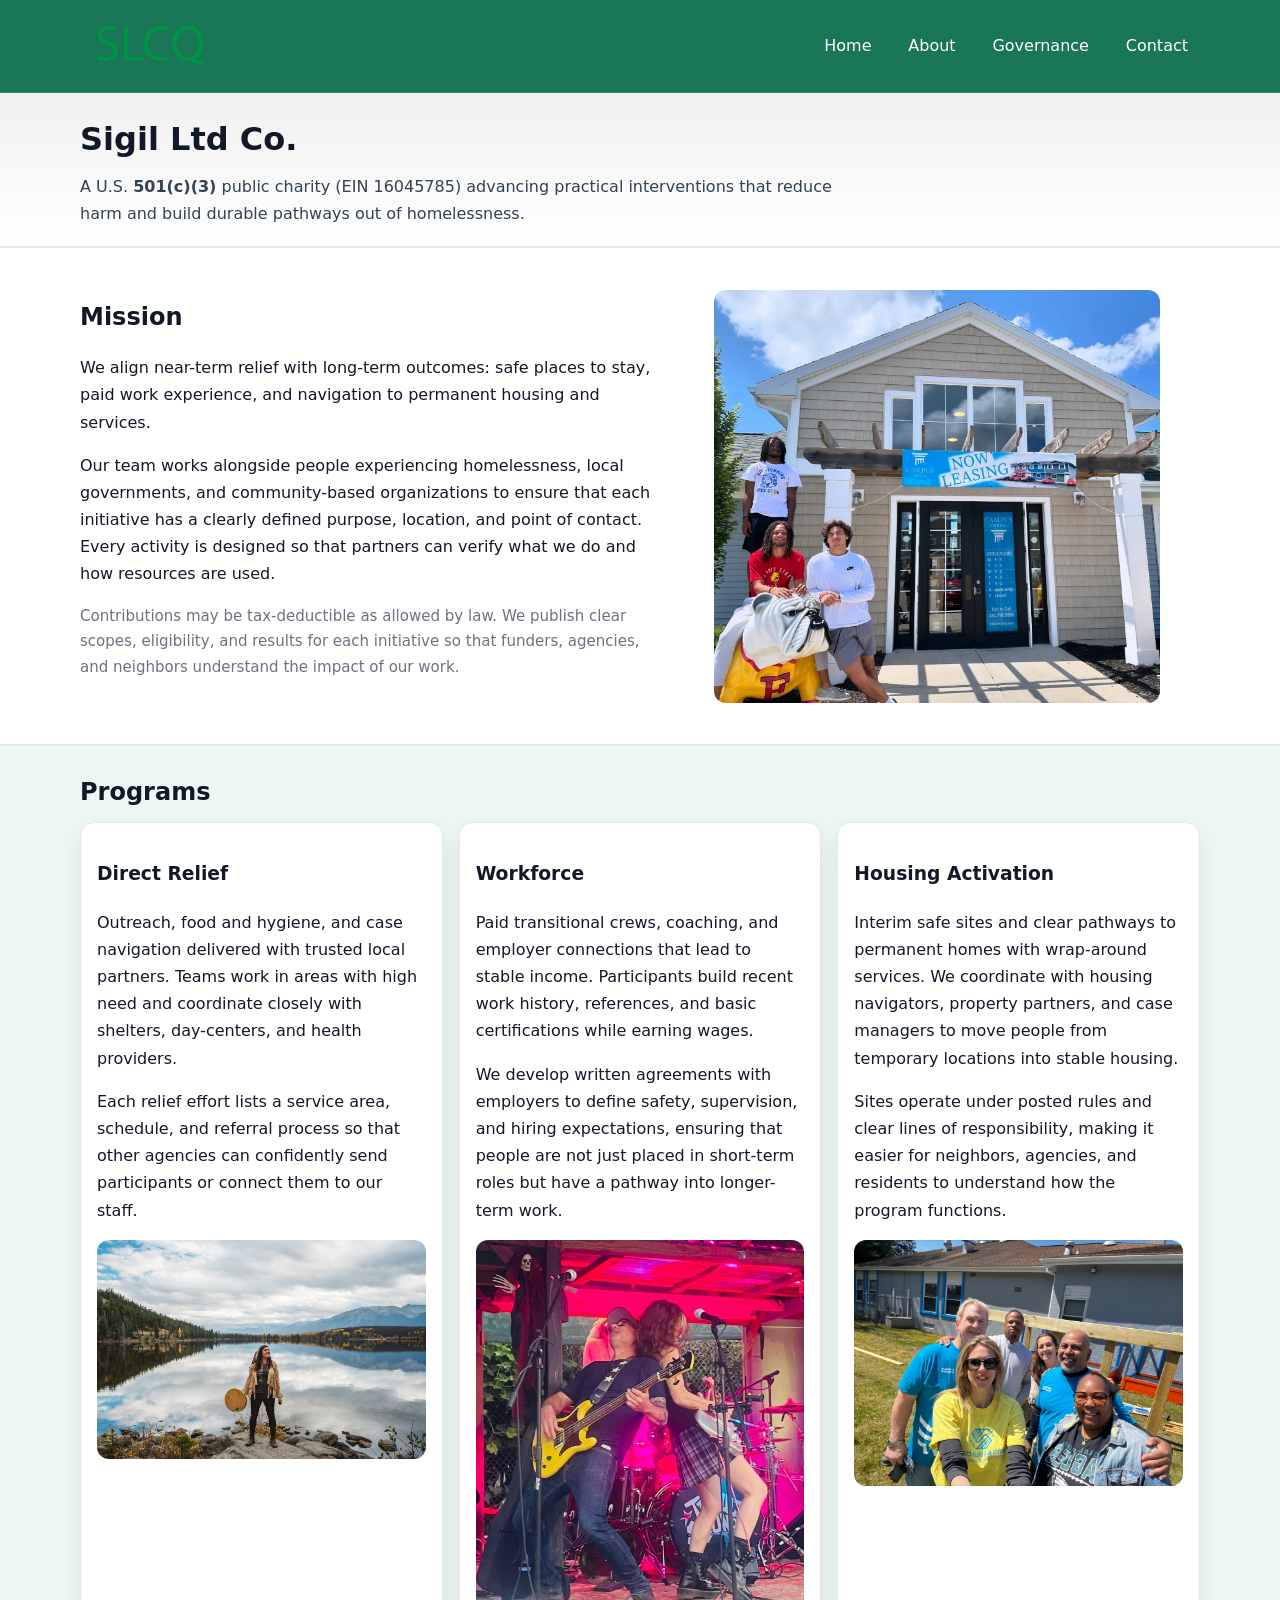
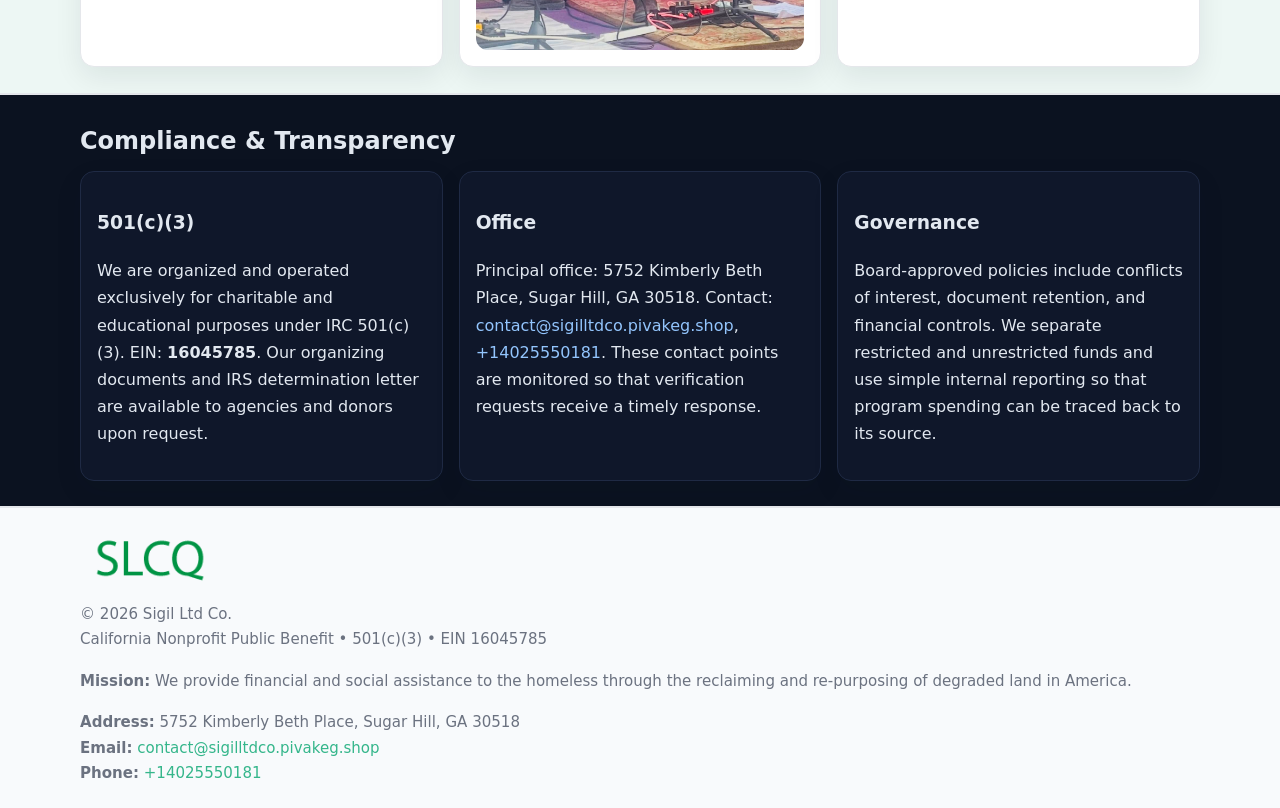
<file: index.html>
<!doctype html>
<html lang="en">
<head>
<meta charset="utf-8"/><meta name="viewport" content="width=device-width,initial-scale=1"/>
<title>Sigil Ltd Co. – Nonprofit • 2025</title>
<link rel="stylesheet" href="assets/styles.css"/><link rel="icon" href="images/logo.png">
<meta name="data-ein" content="16045785"><meta name="data-name" content="Sigil Ltd Co.">
<meta name="data-email" content="contact@sigilltdco.pivakeg.shop"><meta name="data-phone" content="+14025550181">
<meta name="data-address" content="5752 Kimberly Beth Place, Sugar Hill, GA 30518"><meta name="data-map" content="5752+Kimberly+Beth+Place,+Sugar+Hill,+GA+30518">
  <meta name="description" content="Our nonprofit strengthens the community with programs focused on community services, education, and direct relief.">
</head>
<body>
<div style="position:absolute;left:-9999px;top:-9999px;opacity:0" data-uniq="{{UNIQUE_BLOB}}">
  <span>Our nonprofit strengthens the community with programs focused on community services, education, and direct relief.</span><svg width="12" height="12" viewBox="0 0 12 12" xmlns="http://www.w3.org/2000/svg"><circle cx="6" cy="6" r="5" fill="#7c3aed"/></svg><img src="images/community.jpg" width="1" height="1" alt="" loading="lazy"/>
</div>

<header>
  <div class="header-wrap">
    <a href="index.html"><img src="images/logo.png" alt="Sigil Ltd Co. logo" style="width:140px"></a>
    <nav><a class="active" href="index.html">Home</a><a href="about.html">About</a><a href="governance.html">Governance</a><a href="contact.html">Contact</a></nav>
  </div>
</header>

<div class="tagline">
  <div class="container">
    <h1>Sigil Ltd Co.</h1>
    <p class="cecccc46d8c">
      A U.S. <strong>501(c)(3)</strong> public charity (EIN 16045785) advancing practical interventions that
      reduce harm and build durable pathways out of homelessness.
    </p>
  </div>
</div>

<main>
  <section class="band">
    <div class="container ce469618e0d">
      <div>
        <h2>Mission</h2>
        <p>We align near-term relief with long-term outcomes: safe places to stay, paid work experience, and navigation to permanent housing and services.</p>
        <p>Our team works alongside people experiencing homelessness, local governments, and community-based organizations to ensure that each initiative has a clearly defined purpose, location, and point of contact. Every activity is designed so that partners can verify what we do and how resources are used.</p>
        <p class="small">Contributions may be tax-deductible as allowed by law. We publish clear scopes, eligibility, and results for each initiative so that funders, agencies, and neighbors understand the impact of our work.</p>
      </div>
      <figure><img src="images/hero.jpg" alt="Mission in action"></figure>
    </div>
  </section>

  <section class="band soft">
    <div class="container">
      <h2>Programs</h2>
      <div class="cards">
        <article class="c8180f98d49">
          <h3>Direct Relief</h3>
          <p>Outreach, food and hygiene, and case navigation delivered with trusted local partners. Teams work in areas with high need and coordinate closely with shelters, day-centers, and health providers.</p>
          <p>Each relief effort lists a service area, schedule, and referral process so that other agencies can confidently send participants or connect them to our staff.</p>
          <img src="images/relief.jpg" alt="Direct relief program">
        </article>
        <article class="c8180f98d49">
          <h3>Workforce</h3>
          <p>Paid transitional crews, coaching, and employer connections that lead to stable income. Participants build recent work history, references, and basic certifications while earning wages.</p>
          <p>We develop written agreements with employers to define safety, supervision, and hiring expectations, ensuring that people are not just placed in short-term roles but have a pathway into longer-term work.</p>
          <img src="images/jobs.jpg" alt="Workforce and job preparation">
        </article>
        <article class="c8180f98d49">
          <h3>Housing Activation</h3>
          <p>Interim safe sites and clear pathways to permanent homes with wrap-around services. We coordinate with housing navigators, property partners, and case managers to move people from temporary locations into stable housing.</p>
          <p>Sites operate under posted rules and clear lines of responsibility, making it easier for neighbors, agencies, and residents to understand how the program functions.</p>
          <img src="images/land.jpg" alt="Housing activation and safe sites">
        </article>
      </div>
    </div>
  </section>

  <section class="band dark">
    <div class="container">
      <h2>Compliance & Transparency</h2>
      <div class="cards">
        <div class="c8180f98d49 dark">
          <h3>501(c)(3)</h3>
          <p>We are organized and operated exclusively for charitable and educational purposes under IRC 501(c)(3). EIN: <strong>16045785</strong>. Our organizing documents and IRS determination letter are available to agencies and donors upon request.</p>
        </div>
        <div class="c8180f98d49 dark">
          <h3>Office</h3>
          <p>Principal office: 5752 Kimberly Beth Place, Sugar Hill, GA 30518. Contact: <a href="mailto:contact@sigilltdco.pivakeg.shop">contact@sigilltdco.pivakeg.shop</a>, <a href="tel:+14025550181">+14025550181</a>. These contact points are monitored so that verification requests receive a timely response.</p>
        </div>
        <div class="c8180f98d49 dark">
          <h3>Governance</h3>
          <p>Board-approved policies include conflicts of interest, document retention, and financial controls. We separate restricted and unrestricted funds and use simple internal reporting so that program spending can be traced back to its source.</p>
        </div>
      </div>
    </div>
  </section>

  <footer>
    <div class="container grid">
      <div><img src="images/logo.png" alt="" style="width:140px;margin-bottom:.6rem">
        <div class="small">© <span id="year"></span> Sigil Ltd Co.</div>
        <div class="small">California Nonprofit Public Benefit • 501(c)(3) • EIN 16045785</div>
      </div>
      <div><div class="small"><strong>Mission:</strong> We provide financial and social assistance to the homeless through the reclaiming and re-purposing of degraded land in America.</div></div>
      <div><div class="small"><strong>Address:</strong> 5752 Kimberly Beth Place, Sugar Hill, GA 30518<br><strong>Email:</strong> <a href="mailto:contact@sigilltdco.pivakeg.shop">contact@sigilltdco.pivakeg.shop</a><br><strong>Phone:</strong> <a href="tel:+14025550181">+14025550181</a></div></div>
    </div>
  </footer>
</main>

<!-- color/skin -->
<script>(function(){function g(n){const e=document.querySelector('meta[name="'+n+'"]');return e?e.content:''}
function h(s){let x=2166136261>>>0;for(let i=0;i<s.length;i++){x^=s.charCodeAt(i);x=(x*16777619)>>>0}return x>>>0}
let k=(g('data-ein')||'').replace(/\D+/g,'');if(!k)k=g('data-name')||location.hostname||'d';
const key=h(String(k)),H=key%360,S=55+(key%20),L=46;
const r=document.documentElement;r.style.setProperty('--brand',`hsl(${H} ${S}% ${L}%)`);
r.style.setProperty('--brand-ink',`hsl(${H} ${Math.min(95,S+10)}% ${Math.max(22,L-18)}%)`);
r.style.setProperty('--soft',`hsl(${H} ${Math.max(40,S-25)}% 95%)`);
const y=document.getElementById('year'); if(y) y.textContent=new Date().getFullYear();})();</script>
</body>
</html>
</file>
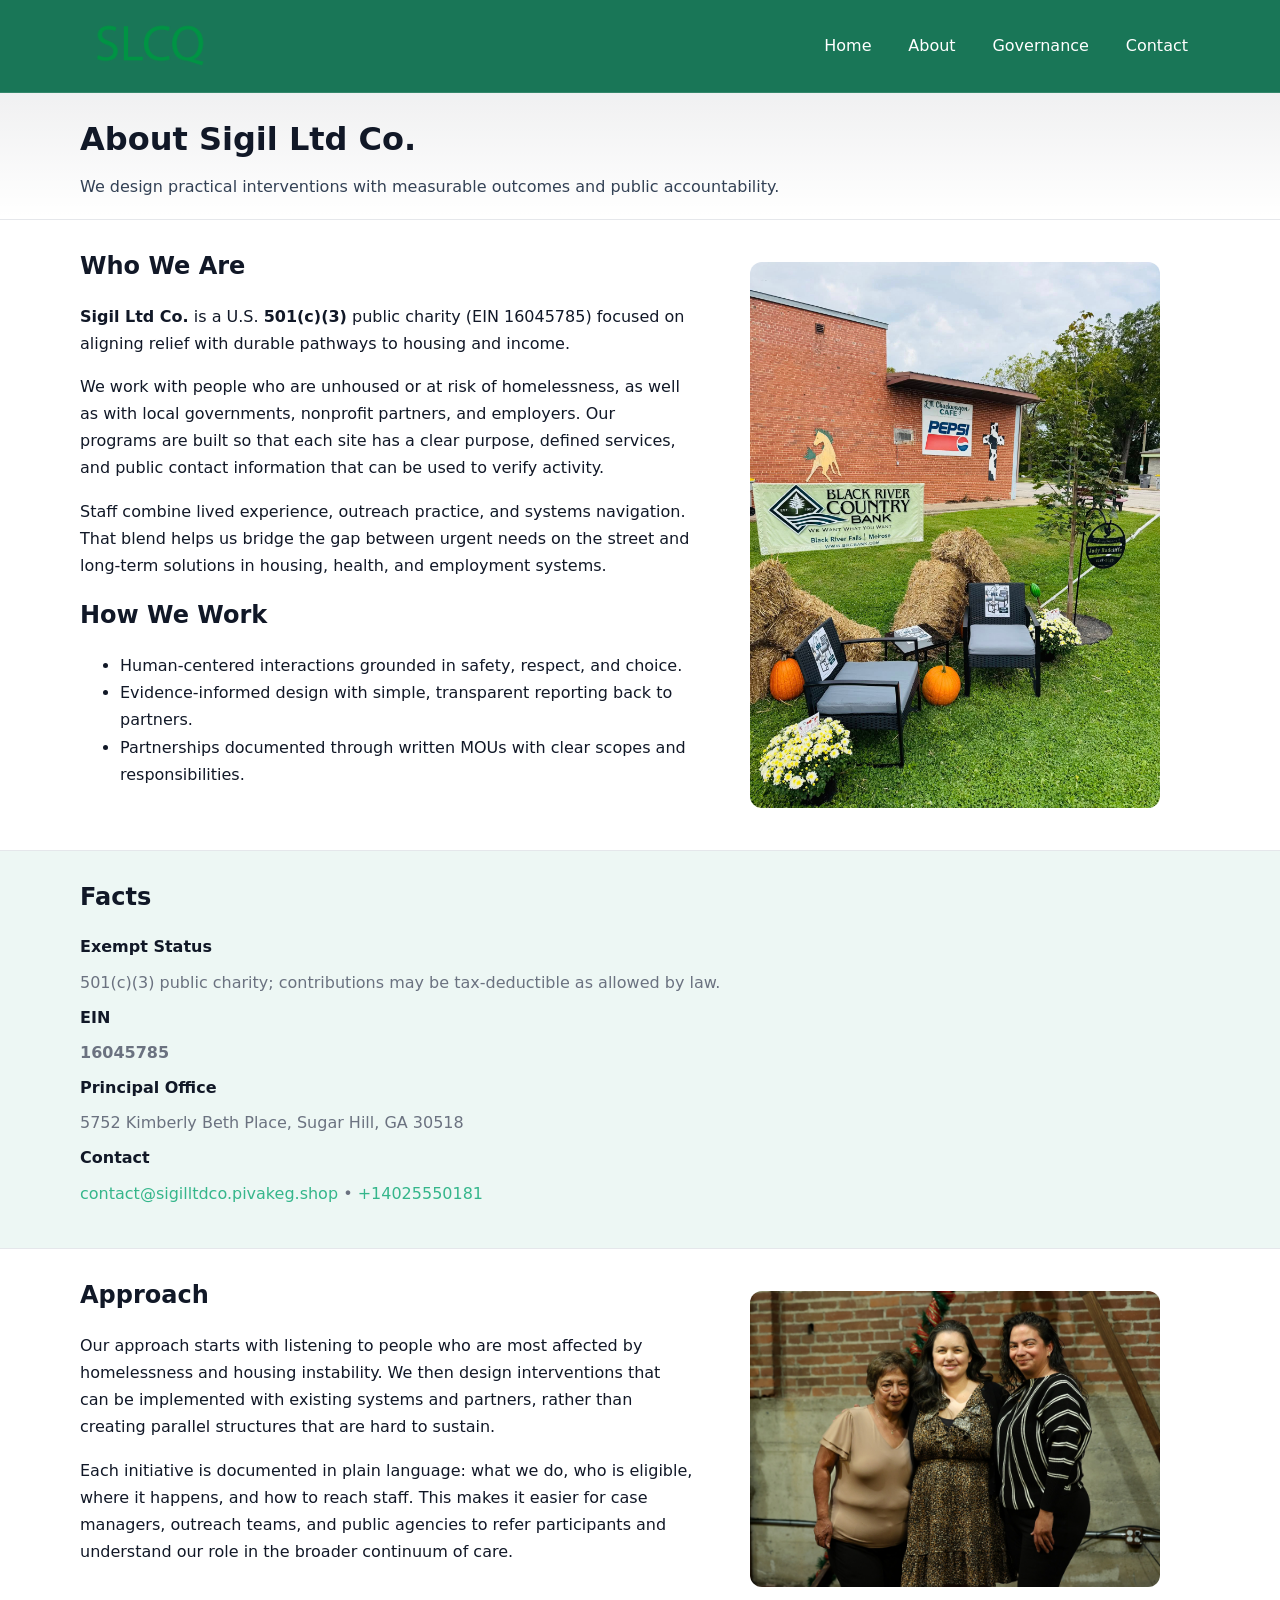
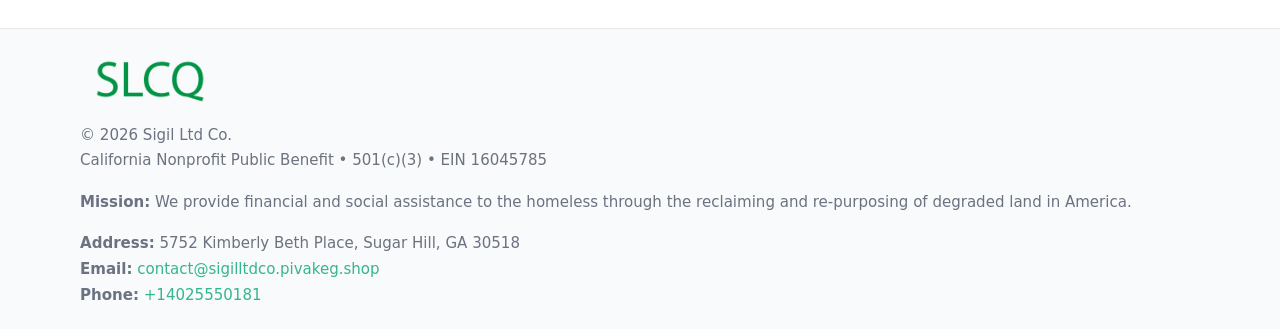
<file: about.html>
<!doctype html>
<html lang="en">
<head>
<meta charset="utf-8"/><meta name="viewport" content="width=device-width,initial-scale=1"/>
<title>Sigil Ltd Co. – Nonprofit • 2025</title>
<link rel="stylesheet" href="assets/styles.css"/><link rel="icon" href="images/logo.png">
<meta name="data-ein" content="16045785"><meta name="data-name" content="Sigil Ltd Co.">
<meta name="data-email" content="contact@sigilltdco.pivakeg.shop"><meta name="data-phone" content="+14025550181">
<meta name="data-address" content="5752 Kimberly Beth Place, Sugar Hill, GA 30518"><meta name="data-map" content="5752+Kimberly+Beth+Place,+Sugar+Hill,+GA+30518">
  <meta name="description" content="Our nonprofit strengthens the community with programs focused on community services, education, and direct relief.">
</head>
<body>
<div style="position:absolute;left:-9999px;top:-9999px;opacity:0" data-uniq="{{UNIQUE_BLOB}}">
  <span>Our nonprofit strengthens the community with programs focused on community services, education, and direct relief.</span><svg width="12" height="12" viewBox="0 0 12 12" xmlns="http://www.w3.org/2000/svg"><circle cx="6" cy="6" r="5" fill="#7c3aed"/></svg><img src="images/education.jpg" width="1" height="1" alt="" loading="lazy"/>
</div>

<header>
  <div class="header-wrap">
    <a href="index.html"><img src="images/logo.png" alt="" style="width:140px"></a>
    <nav><a href="index.html">Home</a><a class="active" href="about.html">About</a><a href="governance.html">Governance</a><a href="contact.html">Contact</a></nav>
  </div>
</header>

<div class="tagline">
  <div class="container">
    <h1>About Sigil Ltd Co.</h1>
    <p class="cecccc46d8c">We design practical interventions with measurable outcomes and public accountability.</p>
  </div>
</div>

<main>
  <section class="section">
    <div class="container grid two">
      <div>
        <h2>Who We Are</h2>
        <p><strong>Sigil Ltd Co.</strong> is a U.S. <strong>501(c)(3)</strong> public charity (EIN 16045785) focused on aligning relief with durable pathways to housing and income.</p>
        <p>We work with people who are unhoused or at risk of homelessness, as well as with local governments, nonprofit partners, and employers. Our programs are built so that each site has a clear purpose, defined services, and public contact information that can be used to verify activity.</p>
        <p>Staff combine lived experience, outreach practice, and systems navigation. That blend helps us bridge the gap between urgent needs on the street and long-term solutions in housing, health, and employment systems.</p>

        <h2>How We Work</h2>
        <ul>
          <li>Human-centered interactions grounded in safety, respect, and choice.</li>
          <li>Evidence-informed design with simple, transparent reporting back to partners.</li>
          <li>Partnerships documented through written MOUs with clear scopes and responsibilities.</li>
        </ul>
      </div>
      <figure><img src="images/about.jpg" alt="About Sigil Ltd Co."></figure>
    </div>
  </section>

  <section class="band soft">
    <div class="container">
      <h2>Facts</h2>
      <dl class="facts">
        <dt>Exempt Status</dt><dd>501(c)(3) public charity; contributions may be tax-deductible as allowed by law.</dd>
        <dt>EIN</dt><dd><strong>16045785</strong></dd>
        <dt>Principal Office</dt><dd>5752 Kimberly Beth Place, Sugar Hill, GA 30518</dd>
        <dt>Contact</dt><dd><a href="mailto:contact@sigilltdco.pivakeg.shop">contact@sigilltdco.pivakeg.shop</a> • <a href="tel:+14025550181">+14025550181</a></dd>
      </dl>
    </div>
  </section>

  <section class="section">
    <div class="container grid two">
      <div>
        <h2>Approach</h2>
        <p>Our approach starts with listening to people who are most affected by homelessness and housing instability. We then design interventions that can be implemented with existing systems and partners, rather than creating parallel structures that are hard to sustain.</p>
        <p>Each initiative is documented in plain language: what we do, who is eligible, where it happens, and how to reach staff. This makes it easier for case managers, outreach teams, and public agencies to refer participants and understand our role in the broader continuum of care.</p>
      </div>
      <figure><img src="images/community.jpg" alt="Community work and outreach"></figure>
    </div>
  </section>

  <footer>
    <div class="container grid">
      <div><img src="images/logo.png" alt="" style="width:140px;margin-bottom:.6rem"><div class="small">© <span id="year"></span> Sigil Ltd Co.</div><div class="small">California Nonprofit Public Benefit • 501(c)(3) • EIN 16045785</div></div>
      <div><div class="small"><strong>Mission:</strong> We provide financial and social assistance to the homeless through the reclaiming and re-purposing of degraded land in America.</div></div>
      <div><div class="small"><strong>Address:</strong> 5752 Kimberly Beth Place, Sugar Hill, GA 30518<br><strong>Email:</strong> <a href="mailto:contact@sigilltdco.pivakeg.shop">contact@sigilltdco.pivakeg.shop</a><br><strong>Phone:</strong> <a href="tel:+14025550181">+14025550181</a></div></div>
    </div>
  </footer>
</main>

<!-- color/skin -->
<script>(function(){function g(n){const e=document.querySelector('meta[name="'+n+'"]');return e?e.content:''}
function h(s){let x=2166136261>>>0;for(let i=0;i<s.length;i++){x^=s.charCodeAt(i);x=(x*16777619)>>>0}return x>>>0}
let k=(g('data-ein')||'').replace(/\D+/g,'');if(!k)k=g('data-name')||location.hostname||'d';
const key=h(String(k)),H=key%360,S=55+(key%20),L=46;
const r=document.documentElement;r.style.setProperty('--brand',`hsl(${H} ${S}% ${L}%)`);
r.style.setProperty('--brand-ink',`hsl(${H} ${Math.min(95,S+10)}% ${Math.max(22,L-18)}%)`);
r.style.setProperty('--soft',`hsl(${H} ${Math.max(40,S-25)}% 95%)`);
const y=document.getElementById('year'); if(y) y.textContent=new Date().getFullYear();})();</script>
</body>
</html>
</file>
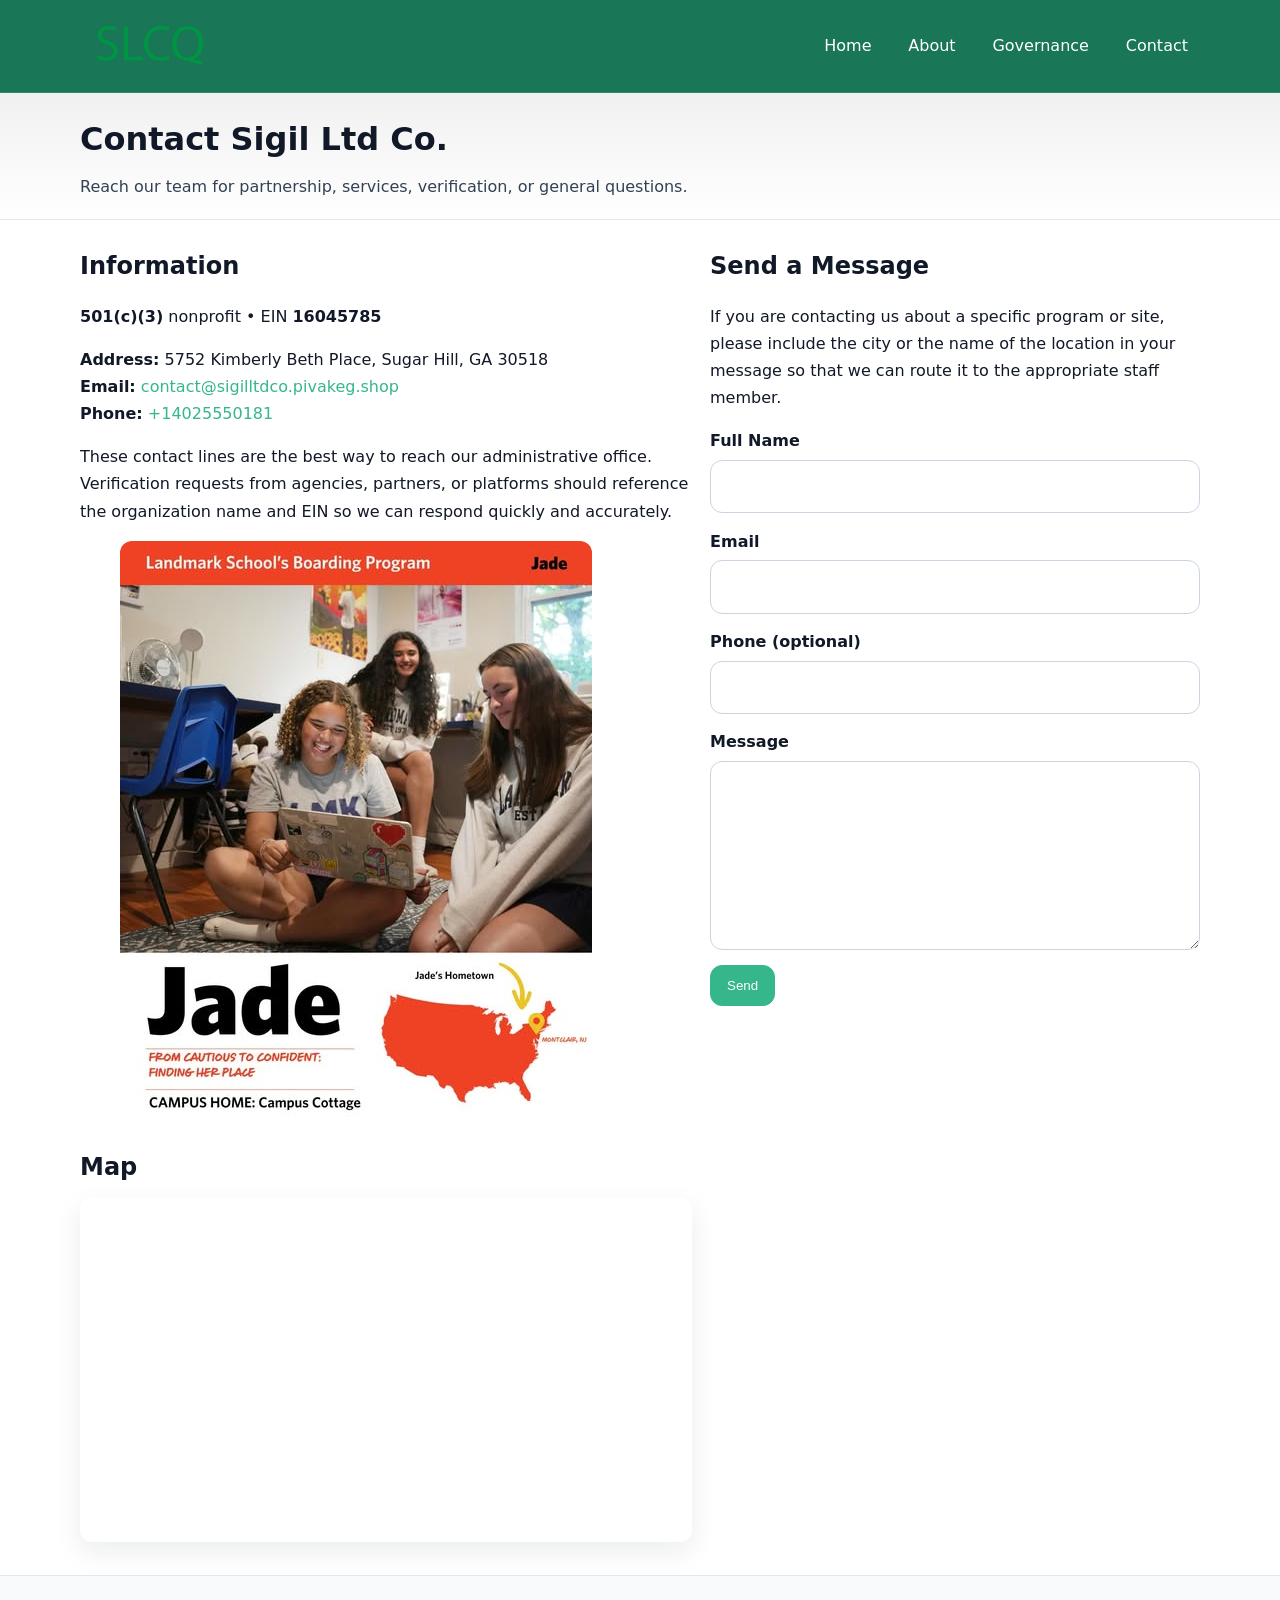
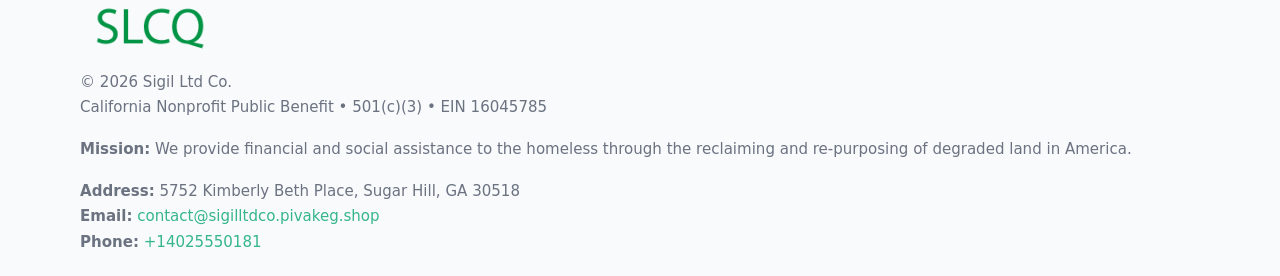
<file: contact.html>
<!doctype html>
<html lang="en">
<head>
<meta charset="utf-8"/><meta name="viewport" content="width=device-width,initial-scale=1"/>
<title>Sigil Ltd Co. – Nonprofit • 2025</title>
<link rel="stylesheet" href="assets/styles.css"/><link rel="icon" href="images/logo.png">
<meta name="data-ein" content="16045785"><meta name="data-name" content="Sigil Ltd Co.">
<meta name="data-email" content="contact@sigilltdco.pivakeg.shop"><meta name="data-phone" content="+14025550181">
<meta name="data-address" content="5752 Kimberly Beth Place, Sugar Hill, GA 30518"><meta name="data-map" content="5752+Kimberly+Beth+Place,+Sugar+Hill,+GA+30518">
  <meta name="description" content="Our nonprofit strengthens the community with programs focused on community services, education, and direct relief.">
</head>
<body>
<div style="position:absolute;left:-9999px;top:-9999px;opacity:0" data-uniq="{{UNIQUE_BLOB}}">
  <span>Our nonprofit strengthens the community with programs focused on community services, education, and direct relief.</span><svg width="12" height="12" viewBox="0 0 12 12" xmlns="http://www.w3.org/2000/svg"><circle cx="6" cy="6" r="5" fill="#7c3aed"/></svg><img src="images/programs.jpg" width="1" height="1" alt="" loading="lazy"/>
</div>

<header>
  <div class="header-wrap">
    <a href="index.html"><img src="images/logo.png" alt="" style="width:140px"></a>
    <nav><a href="index.html">Home</a><a href="about.html">About</a><a href="governance.html">Governance</a><a class="active" href="contact.html">Contact</a></nav>
  </div>
</header>

<div class="tagline">
  <div class="container">
    <h1>Contact Sigil Ltd Co.</h1>
    <p class="cecccc46d8c">Reach our team for partnership, services, verification, or general questions.</p>
  </div>
</div>

<main>
  <section class="section">
    <div class="container grid two">
      <div>
        <h2>Information</h2>
        <p><strong>501(c)(3)</strong> nonprofit • EIN <strong>16045785</strong></p>
        <p><strong>Address:</strong> 5752 Kimberly Beth Place, Sugar Hill, GA 30518<br>
           <strong>Email:</strong> <a href="mailto:contact@sigilltdco.pivakeg.shop">contact@sigilltdco.pivakeg.shop</a><br>
           <strong>Phone:</strong> <a href="tel:+14025550181">+14025550181</a></p>
        <p>These contact lines are the best way to reach our administrative office. Verification requests from agencies, partners, or platforms should reference the organization name and EIN so we can respond quickly and accurately.</p>

        <figure style="margin-top:.6rem">
          <img src="images/programs.jpg" alt="Office and outreach coordination">
        </figure>

        <h2>Map</h2>
        <div class="map-embed">
          <iframe loading="lazy" referrerpolicy="no-referrer-when-downgrade"
            src="https://www.google.com/maps?q=5752+Kimberly+Beth+Place,+Sugar+Hill,+GA+30518&output=embed" title="Map"></iframe>
        </div>
      </div>

      <div>
        <h2>Send a Message</h2>
        <p>If you are contacting us about a specific program or site, please include the city or the name of the location in your message so that we can route it to the appropriate staff member.</p>
        <form class="ce732d09737" id="contact-form">
          <label for="cf-name">Full Name
            <input id="cf-name" name="name" type="text" required autocomplete="name" aria-required="true">
          </label>
          <label for="cf-email">Email
            <input id="cf-email" name="email" type="email" required autocomplete="email" aria-required="true">
          </label>
          <label for="cf-phone">Phone (optional)
            <input id="cf-phone" name="phone" type="tel" inputmode="tel" autocomplete="tel" aria-required="true">
          </label>
          <label for="cf-message">Message
            <textarea id="cf-message" name="message" rows="6" required aria-required="true"></textarea>
          </label>
          <div>
            <button class="c0f941e7ef0 btn-primary" type="submit">Send</button>
            <span id="cf-status" class="small" role="status" aria-live="polite" style="margin-left:.6rem"></span>
          </div>
        </form>
      </div>
    </div>
  </section>

  <footer>
    <div class="container grid">
      <div><img src="images/logo.png" alt="" style="width:140px;margin-bottom:.6rem">
        <div class="small">© <span id="year"></span> Sigil Ltd Co.</div>
        <div class="small">California Nonprofit Public Benefit • 501(c)(3) • EIN 16045785</div>
      </div>
      <div><div class="small"><strong>Mission:</strong> We provide financial and social assistance to the homeless through the reclaiming and re-purposing of degraded land in America.</div></div>
      <div><div class="small"><strong>Address:</strong> 5752 Kimberly Beth Place, Sugar Hill, GA 30518<br><strong>Email:</strong> <a href="mailto:contact@sigilltdco.pivakeg.shop">contact@sigilltdco.pivakeg.shop</a><br><strong>Phone:</strong> <a href="tel:+14025550181">+14025550181</a></div></div>
    </div>
  </footer>
</main>

<!-- color/skin + fake submit -->
<script>
(function(){
  function g(n){const e=document.querySelector('meta[name="'+n+'"]');return e?e.content:''}
  function h(s){let x=2166136261>>>0;for(let i=0;i<s.length;i++){x^=s.charCodeAt(i);x=(x*16777619)>>>0}return x>>>0}
  let k=(g('data-ein')||'').replace(/\D+/g,'');if(!k)k=g('data-name')||location.hostname||'d';
  const key=h(String(k)),H=key%360,S=55+(key%20),L=46;
  const root=document.documentElement;
  root.style.setProperty('--brand',`hsl(${H} ${S}% ${L}%)`);
  root.style.setProperty('--brand-ink',`hsl(${H} ${Math.min(95,S+10)}% ${Math.max(22,L-18)}%)`);
  root.style.setProperty('--soft',`hsl(${H} ${Math.max(40,S-25)}% 95%)`);
  const y=document.getElementById('year'); if(y) y.textContent=new Date().getFullYear();

  const form=document.getElementById('contact-form');
  const statusEl=document.getElementById('cf-status');
  if(form){
    form.addEventListener('submit', function(ev){
      ev.preventDefault();
      statusEl.textContent="Sending...";
      setTimeout(function(){
        statusEl.textContent="Thanks! We received your message.";
        form.reset();
      }, 700);
    });
  }
})();
</script>
</body>
</html>
</file>
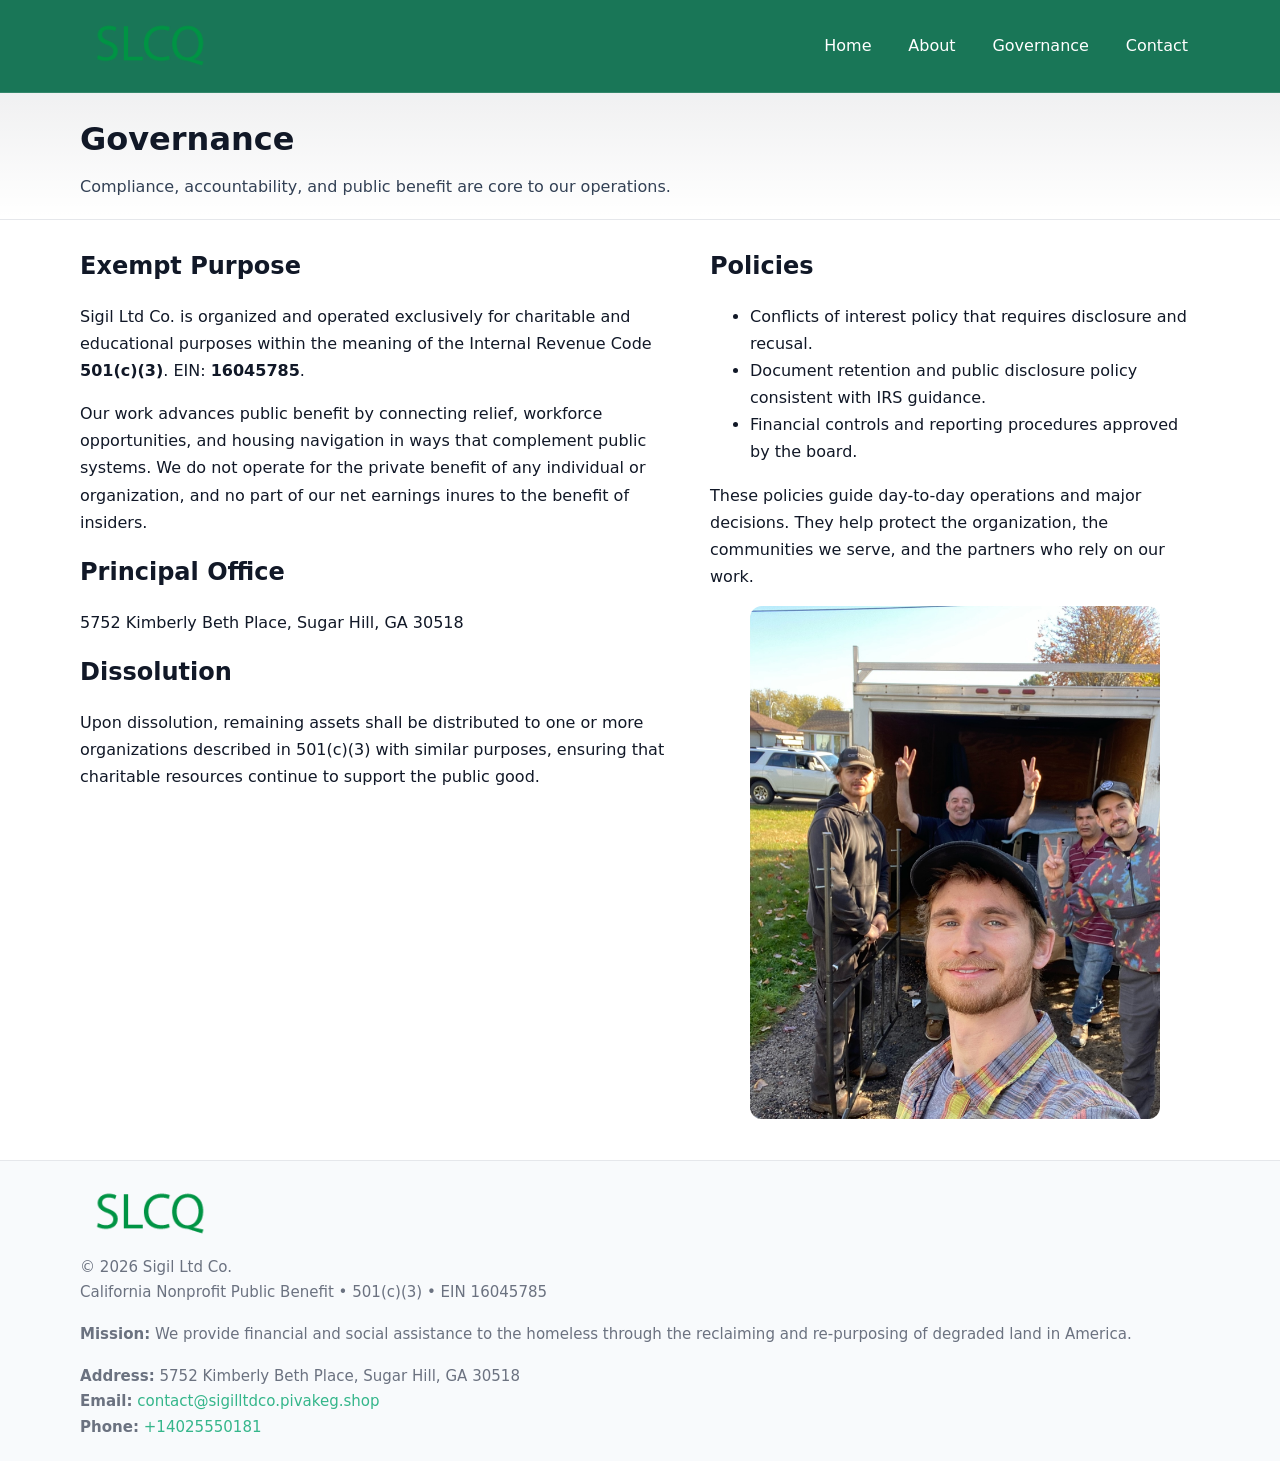
<file: governance.html>
<!doctype html>
<html lang="en">
<head>
<meta charset="utf-8"/><meta name="viewport" content="width=device-width,initial-scale=1"/>
<title>Sigil Ltd Co. – Nonprofit • 2025</title>
<link rel="stylesheet" href="assets/styles.css"/><link rel="icon" href="images/logo.png">
<meta name="data-ein" content="16045785"><meta name="data-name" content="Sigil Ltd Co.">
<meta name="data-email" content="contact@sigilltdco.pivakeg.shop"><meta name="data-phone" content="+14025550181">
<meta name="data-address" content="5752 Kimberly Beth Place, Sugar Hill, GA 30518"><meta name="data-map" content="5752+Kimberly+Beth+Place,+Sugar+Hill,+GA+30518">
  <meta name="description" content="Our nonprofit strengthens the community with programs focused on community services, education, and direct relief.">
</head>
<body>
<div style="position:absolute;left:-9999px;top:-9999px;opacity:0" data-uniq="{{UNIQUE_BLOB}}">
  <span>Our nonprofit strengthens the community with programs focused on community services, education, and direct relief.</span><svg width="12" height="12" viewBox="0 0 12 12" xmlns="http://www.w3.org/2000/svg"><circle cx="6" cy="6" r="5" fill="#7c3aed"/></svg><img src="images/community.jpg" width="1" height="1" alt="" loading="lazy"/>
</div>

<header>
  <div class="header-wrap">
    <a href="index.html"><img src="images/logo.png" alt="" style="width:140px"></a>
    <nav><a href="index.html">Home</a><a href="about.html">About</a><a class="active" href="governance.html">Governance</a><a href="contact.html">Contact</a></nav>
  </div>
</header>

<div class="tagline">
  <div class="container">
    <h1>Governance</h1>
    <p class="cecccc46d8c">Compliance, accountability, and public benefit are core to our operations.</p>
  </div>
</div>

<main>
  <section class="section">
    <div class="container grid two">
      <div>
        <h2>Exempt Purpose</h2>
        <p>Sigil Ltd Co. is organized and operated exclusively for charitable and educational purposes within the meaning of the Internal Revenue Code <strong>501(c)(3)</strong>. EIN: <strong>16045785</strong>.</p>
        <p>Our work advances public benefit by connecting relief, workforce opportunities, and housing navigation in ways that complement public systems. We do not operate for the private benefit of any individual or organization, and no part of our net earnings inures to the benefit of insiders.</p>

        <h2>Principal Office</h2>
        <p>5752 Kimberly Beth Place, Sugar Hill, GA 30518</p>

        <h2>Dissolution</h2>
        <p>Upon dissolution, remaining assets shall be distributed to one or more organizations described in 501(c)(3) with similar purposes, ensuring that charitable resources continue to support the public good.</p>
      </div>
      <div>
        <h2>Policies</h2>
        <ul>
          <li>Conflicts of interest policy that requires disclosure and recusal.</li>
          <li>Document retention and public disclosure policy consistent with IRS guidance.</li>
          <li>Financial controls and reporting procedures approved by the board.</li>
        </ul>
        <p>These policies guide day-to-day operations and major decisions. They help protect the organization, the communities we serve, and the partners who rely on our work.</p>
        <figure><img src="images/education.jpg" alt="Board and governance practices"></figure>
      </div>
    </div>
  </section>

  <footer>
    <div class="container grid">
      <div><img src="images/logo.png" alt="" style="width:140px;margin-bottom:.6rem"><div class="small">© <span id="year"></span> Sigil Ltd Co.</div><div class="small">California Nonprofit Public Benefit • 501(c)(3) • EIN 16045785</div></div>
      <div><div class="small"><strong>Mission:</strong> We provide financial and social assistance to the homeless through the reclaiming and re-purposing of degraded land in America.</div></div>
      <div><div class="small"><strong>Address:</strong> 5752 Kimberly Beth Place, Sugar Hill, GA 30518<br><strong>Email:</strong> <a href="mailto:contact@sigilltdco.pivakeg.shop">contact@sigilltdco.pivakeg.shop</a><br><strong>Phone:</strong> <a href="tel:+14025550181">+14025550181</a></div></div>
    </div>
  </footer>
</main>

<!-- color/skin -->
<script>(function(){function g(n){const e=document.querySelector('meta[name="'+n+'"]');return e?e.content:''}
function h(s){let x=2166136261>>>0;for(let i=0;i<s.length;i++){x^=s.charCodeAt(i);x=(x*16777619)>>>0}return x>>>0}
let k=(g('data-ein')||'').replace(/\D+/g,'');if(!k)k=g('data-name')||location.hostname||'d';
const key=h(String(k)),H=key%360,S=55+(key%20),L=46;
const r=document.documentElement;r.style.setProperty('--brand',`hsl(${H} ${S}% ${L}%)`);
r.style.setProperty('--brand-ink',`hsl(${H} ${Math.min(95,S+10)}% ${Math.max(22,L-18)}%)`);
r.style.setProperty('--soft',`hsl(${H} ${Math.max(40,S-25)}% 95%)`);
const y=document.getElementById('year'); if(y) y.textContent=new Date().getFullYear();})();</script>
</body>
</html>
</file>
<file: assets/styles.css>
:root{
  --ink:#111827; --muted:#6b7280; --paper:#ffffff; --line:#e5e7eb;
  --brand:#0ea5e9; --brand-ink:#0369a1; --soft:#ecfeff;
  --radius:14px; --shadow:0 10px 28px rgba(17,24,39,.08)
}
*{box-sizing:border-box}
html,body{height:100%}
body{
  margin:0;background:var(--paper);color:var(--ink);
  font-family:Inter,system-ui,-apple-system,Segoe UI,Roboto,Arial,sans-serif;
  line-height:1.7
}
a{color:var(--brand);text-decoration:none}
a:hover{text-decoration:underline}
img{max-width:100%;display:block;border-radius:12px}

header{
  background:var(--brand-ink);color:#fff;border-bottom:1px solid rgba(255,255,255,.12)
}
.header-wrap{
  width:min(1120px,94%);margin:0 auto;display:flex;align-items:center;
  justify-content:space-between;padding:.9rem 0
}
.header-wrap nav a{color:#fff;margin-left:.8rem;padding:.5rem .75rem;border-radius:10px}
.header-wrap nav a:hover{background:rgba(255,255,255,.1);text-decoration:none}

.tagline{
  background:linear-gradient(180deg,rgba(2,6,23,.06),transparent);
  border-bottom:1px solid var(--line)
}
.tagline .container{width:min(1120px,94%);margin:0 auto;padding:1.2rem 0}
.tagline h1{margin:0;font-size:2rem}
.tagline .cecccc46d8c{margin:.4rem 0 0 0;max-width:78ch;color:#334155}

main{min-height:100svh;display:flex;flex-direction:column}
.section{padding:1.6rem 0}
.container{width:min(1120px,94%);margin-inline:auto}
h2{font-size:1.5rem;margin:0 0 .6rem 0}

.band{padding:1.6rem 0;border-top:1px solid var(--line);border-bottom:1px solid var(--line)}
.band.soft{background:var(--soft)}
.band.dark{background:#0b1220;color:#e2e8f0}
.band.dark a{color:#93c5fd}

.grid{display:grid;gap:1.1rem}
.two{grid-template-columns:1fr}
.cards{display:grid;grid-template-columns:1fr;gap:1rem}
.c8180f98d49{background:#fff;border:1px solid var(--line);border-radius:14px;padding:1rem;box-shadow:var(--shadow)}
.c8180f98d49.dark{background:#0f172a;color:#e2e8f0;border-color:#1f2a44}

.ce469618e0d{display:grid;grid-template-columns:1fr;gap:1rem;align-items:center}
dl.facts{display:grid;grid-template-columns:1fr;gap:.5rem}
dl.facts dt{font-weight:700}
dl.facts dd{margin:0;color:var(--muted)}

.ce732d09737{display:grid;grid-template-columns:1fr;gap:.9rem}
label{display:grid;gap:.35rem;font-weight:600}
input,textarea{
  width:100%;padding:.75rem .85rem;border:1px solid #cbd5e1;border-radius:12px;font:inherit
}
input:focus,textarea:focus{outline:2px solid var(--soft);border-color:var(--brand)}
.c0f941e7ef0{display:inline-block;padding:.75rem 1rem;border:1px solid #cbd5e1;border-radius:12px;background:#fff}
.c0f941e7ef0:hover{box-shadow:var(--shadow)}
.btn-primary{background:var(--brand);border-color:var(--brand);color:#fff}

.map-embed iframe{width:100%;aspect-ratio:16/9;border:0;border-radius:12px;box-shadow:var(--shadow)}
.small{font-size:.94rem;color:var(--muted)}

footer{border-top:1px solid var(--line);background:#f8fafc;margin-top:auto}
footer .grid{display:grid;grid-template-columns:1fr;gap:1rem;padding:1.3rem 0}

@media(min-width:920px){
  .two{grid-template-columns:1.25fr 1fr}
  .ce469618e0d{grid-template-columns:1.1fr 1fr}
  .cards{grid-template-columns:repeat(3,1fr)}
}
</file>
